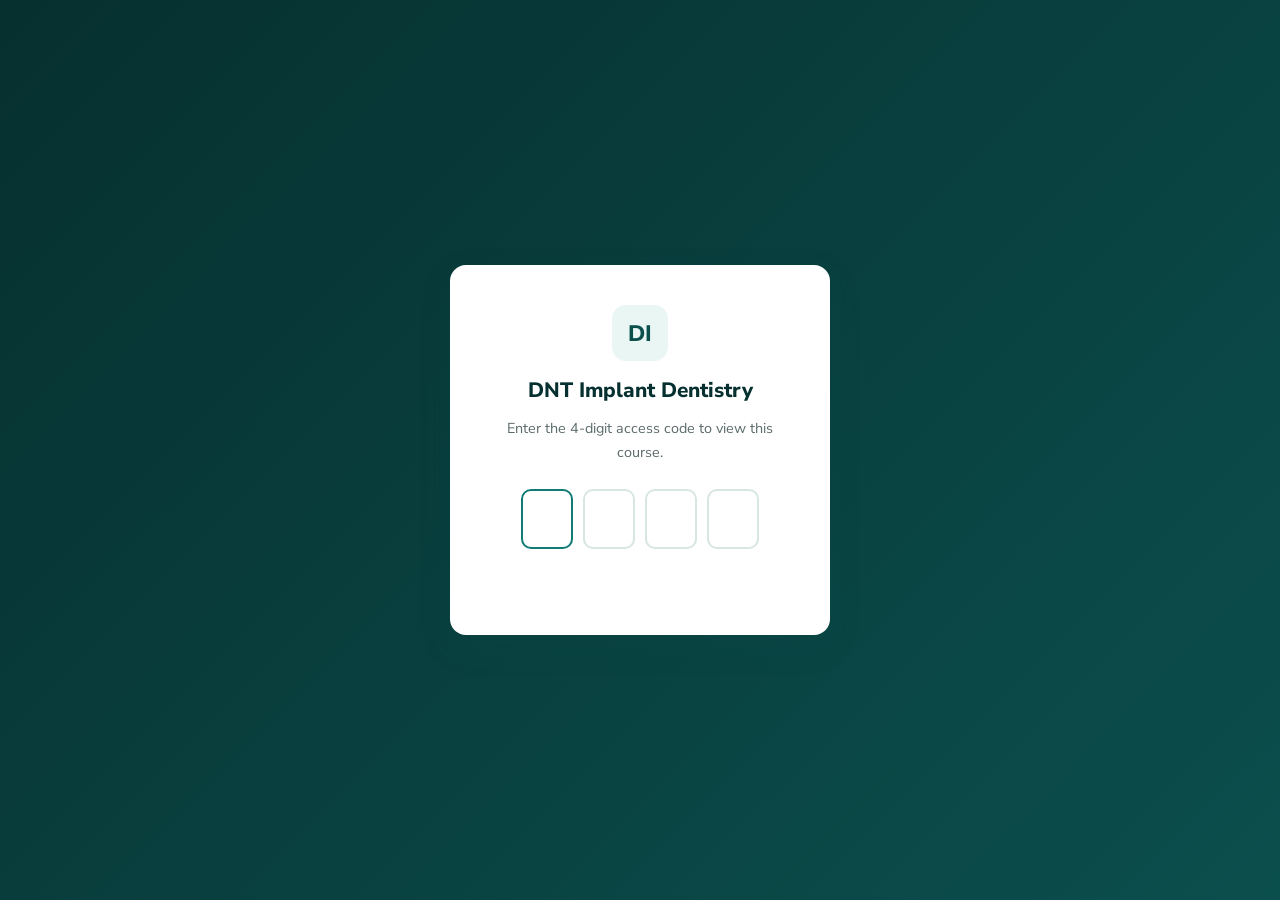
<file: index.html>
<!DOCTYPE html>
<html lang="en">
<head>
<meta charset="UTF-8">
<meta name="viewport" content="width=device-width, initial-scale=1.0">
<title>DNT Implant Dentistry for Dental Nurses</title>
<link rel="stylesheet" href="css/main.css?v=4">
<script>
(function () {
  if (localStorage.getItem('implantPinOk') !== 'yes') {
    document.documentElement.classList.add('pin-locked');
  }
})();
</script>
</head>
<body>

<div id="pin-gate">
  <div class="pin-card">
    <div class="brand-badge">DI</div>
    <h1>DNT Implant Dentistry</h1>
    <p>Enter the 4-digit access code to view this course.</p>
    <div class="pin-inputs">
      <input type="tel" inputmode="numeric" maxlength="1" autocomplete="off">
      <input type="tel" inputmode="numeric" maxlength="1" autocomplete="off">
      <input type="tel" inputmode="numeric" maxlength="1" autocomplete="off">
      <input type="tel" inputmode="numeric" maxlength="1" autocomplete="off">
    </div>
    <div class="pin-error"></div>
  </div>
</div>

<div id="site-content">

  <header class="site-header">
    <div class="header-inner">
      <div class="brand"><img src="images/logo.png" alt="Dental Nurse Training" class="site-logo"></div>
      <nav class="site-nav">
        <a href="index.html">Home</a>
        <a href="portal.html">Course Portal</a>
        <button class="lock-btn">Lock site</button>
      </nav>
    </div>
  </header>

  <div class="page-wrap">
    <section class="hero">
      <span class="eyebrow">Dental Nurse Training</span>
      <h1>Implant Dentistry for Dental Nurses</h1>
      <p>A comprehensive ten-module course covering the knowledge dental nurses need to support patients through every stage of the implant treatment journey, from assessment through to advanced surgical procedures.</p>
      <a href="portal.html" class="btn btn-primary">Enter the Course Portal</a>
    </section>

    <div class="container">
      <h2>About this course</h2>
      <p>This course is designed for dental nurses developing their knowledge of implant dentistry. It covers anatomy and physiology, patient assessment and treatment planning, the implant treatment journey, instruments and materials, peri-implant care, infection control, legal and professional responsibilities, medical emergencies, and advanced surgical procedures.</p>
      <p>Each module includes structured learning content, a glossary of key terms, and a module quiz drawn from a bank of questions. Modules unlock sequentially as you progress, and a final assessment covering the full course is available once all ten modules have been completed.</p>

      <h2 style="margin-top:40px;">Course modules</h2>
      <div class="card-grid" id="home-module-preview"></div>

      <div style="text-align:center; margin-top:40px;">
        <a href="portal.html" class="btn btn-solid">Begin the Course</a>
      </div>
    </div>
  </div>

  <footer class="site-footer">
    &copy; 2026 DNT Implant Dentistry for Dental Nurses. For training purposes only.
  </footer>

</div>

<script src="js/content.js"></script>
<script src="js/gate.js"></script>
<script src="js/app.js"></script>
<script>
const preview = document.getElementById('home-module-preview');
MODULE_CONTENT.forEach((m) => {
  const card = document.createElement('div');
  card.className = 'module-card';
  card.innerHTML = `<span class="module-number">${m.num}</span><h3>${m.title}</h3>`;
  preview.appendChild(card);
});
</script>
</body>
</html>
</file>
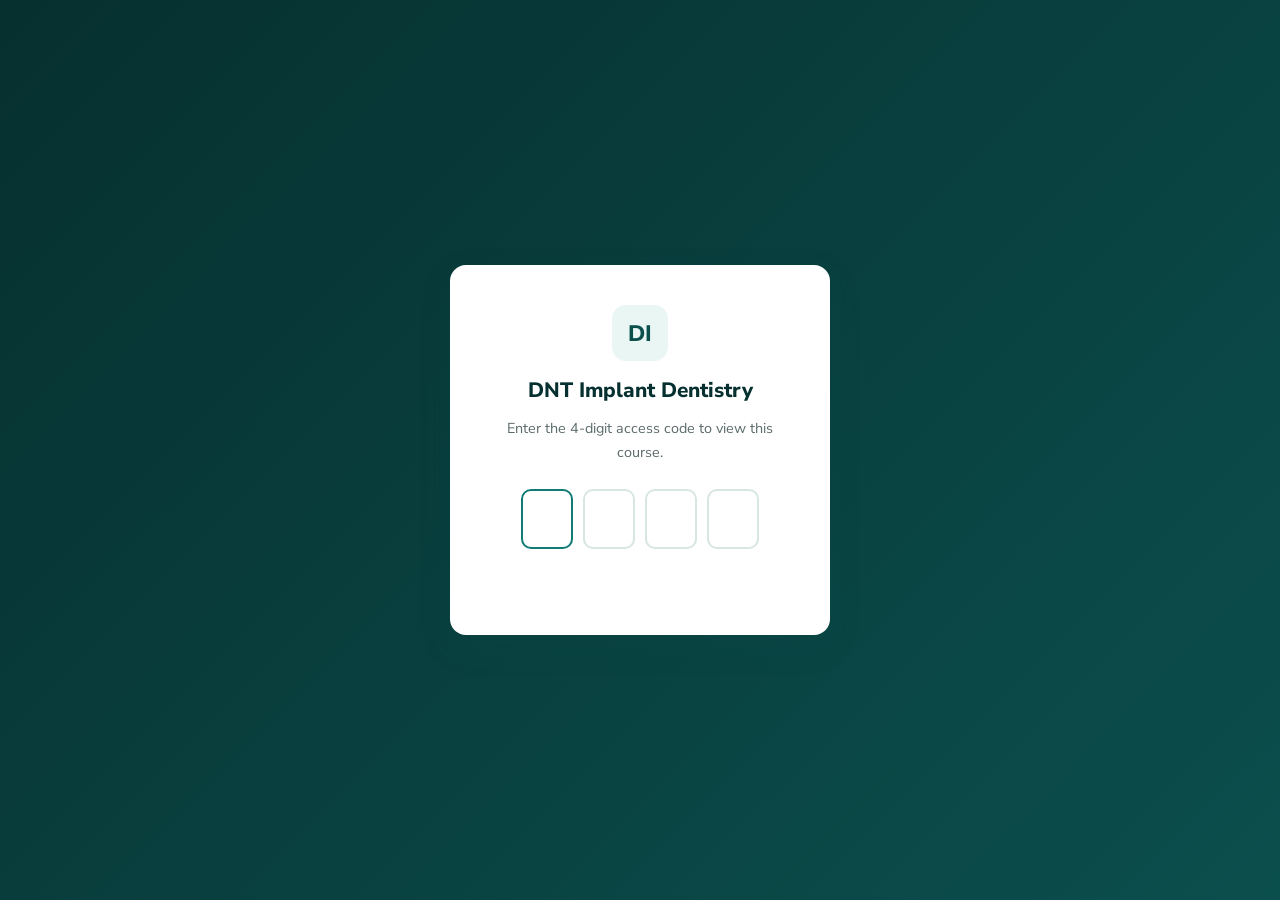
<file: final.html>
<!DOCTYPE html>
<html lang="en">
<head>
<meta charset="UTF-8">
<meta name="viewport" content="width=device-width, initial-scale=1.0">
<title>Final Assessment - DNT Implant Dentistry</title>
<link rel="stylesheet" href="css/main.css">
<script>
(function () {
  if (localStorage.getItem('implantPinOk') !== 'yes') {
    document.documentElement.classList.add('pin-locked');
  }
})();
</script>
</head>
<body>

<div id="pin-gate">
  <div class="pin-card">
    <div class="brand-badge">DI</div>
    <h1>DNT Implant Dentistry</h1>
    <p>Enter the 4-digit access code to view this course.</p>
    <div class="pin-inputs">
      <input type="tel" inputmode="numeric" maxlength="1" autocomplete="off">
      <input type="tel" inputmode="numeric" maxlength="1" autocomplete="off">
      <input type="tel" inputmode="numeric" maxlength="1" autocomplete="off">
      <input type="tel" inputmode="numeric" maxlength="1" autocomplete="off">
    </div>
    <div class="pin-error"></div>
  </div>
</div>

<div id="site-content">

  <header class="site-header">
    <div class="header-inner">
      <div class="brand"><span class="brand-badge">DI</span> DNT Implant Dentistry</div>
      <nav class="site-nav">
        <a href="index.html">Home</a>
        <a href="portal.html">Course Portal</a>
        <button class="lock-btn">Lock site</button>
      </nav>
    </div>
  </header>

  <div class="page-wrap">
    <div class="container narrow">
      <div class="empty-state" id="final-locked" style="display:none;">
        <h2>Final assessment locked</h2>
        <p>Complete all ten modules with a passing score to unlock the final assessment.</p>
        <a href="portal.html" class="btn btn-solid">Back to Portal</a>
      </div>

      <div id="final-intro-view">
        <div class="breadcrumb"><a href="portal.html">Course Portal</a> &rsaquo; Final Assessment</div>
        <h1>Final Assessment</h1>
        <p>This assessment draws 20 random questions from a bank of 40, covering all ten modules of the course. You need a score of 75% or higher to pass. You may retake the assessment as many times as needed.</p>
        <div style="text-align:center; margin-top:32px;">
          <button class="btn btn-solid" id="final-start-quiz">Start Final Assessment</button>
        </div>
      </div>

      <div id="final-quiz-view" style="display:none;">
        <h1>Final Assessment</h1>
        <div class="card" id="final-quiz-container"></div>
      </div>
    </div>
  </div>

  <footer class="site-footer">
    &copy; 2026 DNT Implant Dentistry for Dental Nurses. For training purposes only.
  </footer>

</div>

<script src="js/content.js"></script>
<script src="js/questions.js"></script>
<script src="js/gate.js"></script>
<script src="js/app.js"></script>
<script src="js/quiz-engine.js"></script>
<script src="js/final.js"></script>
</body>
</html>
</file>
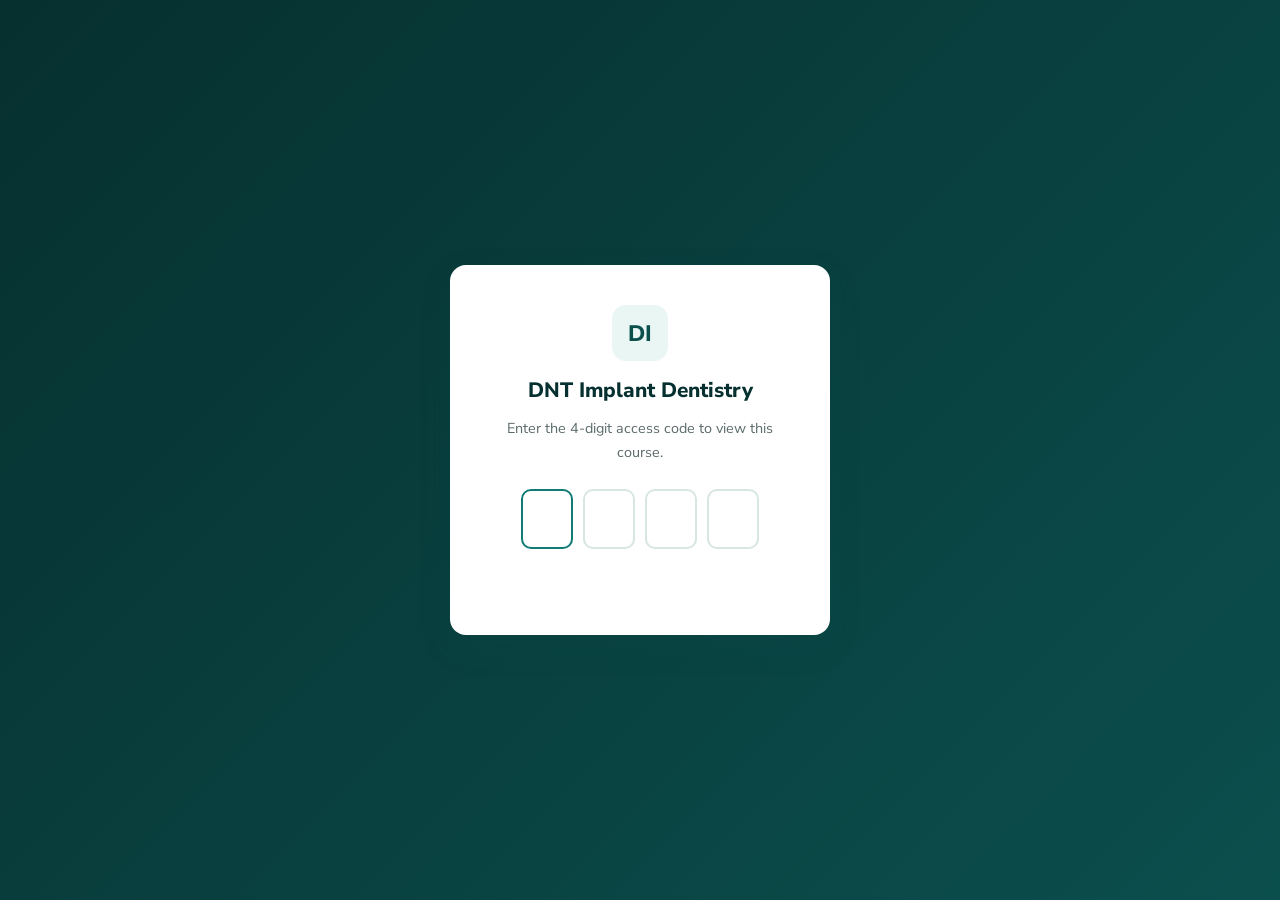
<file: module.html>
<!DOCTYPE html>
<html lang="en">
<head>
<meta charset="UTF-8">
<meta name="viewport" content="width=device-width, initial-scale=1.0">
<title>Module  -  DNT Implant Dentistry</title>
<link rel="stylesheet" href="css/main.css?v=4">
<script>
(function () {
  if (localStorage.getItem('implantPinOk') !== 'yes') {
    document.documentElement.classList.add('pin-locked');
  }
})();
</script>
</head>
<body>

<div id="pin-gate">
  <div class="pin-card">
    <div class="brand-badge">DI</div>
    <h1>DNT Implant Dentistry</h1>
    <p>Enter the 4-digit access code to view this course.</p>
    <div class="pin-inputs">
      <input type="tel" inputmode="numeric" maxlength="1" autocomplete="off">
      <input type="tel" inputmode="numeric" maxlength="1" autocomplete="off">
      <input type="tel" inputmode="numeric" maxlength="1" autocomplete="off">
      <input type="tel" inputmode="numeric" maxlength="1" autocomplete="off">
    </div>
    <div class="pin-error"></div>
  </div>
</div>

<div id="site-content">

  <header class="site-header">
    <div class="header-inner">
      <div class="brand"><img src="images/logo.png" alt="Dental Nurse Training" class="site-logo"></div>
      <nav class="site-nav">
        <a href="index.html">Home</a>
        <a href="portal.html">Course Portal</a>
        <button class="lock-btn">Lock site</button>
      </nav>
    </div>
  </header>

  <div class="page-wrap">
    <div class="container narrow" id="module-root">
      <div class="empty-state" id="module-not-found" style="display:none;">
        <h2>Module not found or locked</h2>
        <p>Please return to the course portal and select an available module.</p>
        <a href="portal.html" class="btn btn-solid">Back to Portal</a>
      </div>

      <div id="module-content-view">
        <div class="breadcrumb"><a href="portal.html">Course Portal</a> &rsaquo; <span id="mc-breadcrumb-title"></span></div>
        <span class="badge" id="mc-badge"></span>
        <h1 id="mc-title"></h1>
        <p id="mc-intro"></p>

        <div class="objectives-list">
          <strong>By the end of this module you will be able to:</strong>
          <ul id="mc-objectives"></ul>
        </div>

        <div id="mc-sections"></div>

        <h2 style="margin-top:40px;">Module Glossary</h2>
        <dl class="glossary-grid" id="mc-glossary"></dl>

        <div style="text-align:center; margin-top:48px;">
          <button class="btn btn-solid" id="mc-start-quiz">Start Module Quiz</button>
        </div>
      </div>

      <div id="module-quiz-view" style="display:none;">
        <div class="breadcrumb"><a href="portal.html">Course Portal</a> &rsaquo; <span id="mq-breadcrumb-title"></span> &rsaquo; Quiz</div>
        <h1 id="mq-title"></h1>
        <div class="card" id="mq-quiz-container"></div>
      </div>
    </div>
  </div>

  <footer class="site-footer">
    &copy; 2026 DNT Implant Dentistry for Dental Nurses. For training purposes only.
  </footer>

</div>

<script src="js/content.js"></script>
<script src="js/questions.js"></script>
<script src="js/gate.js"></script>
<script src="js/app.js"></script>
<script src="js/quiz-engine.js"></script>
<script src="js/module.js"></script>
</body>
</html>
</file>
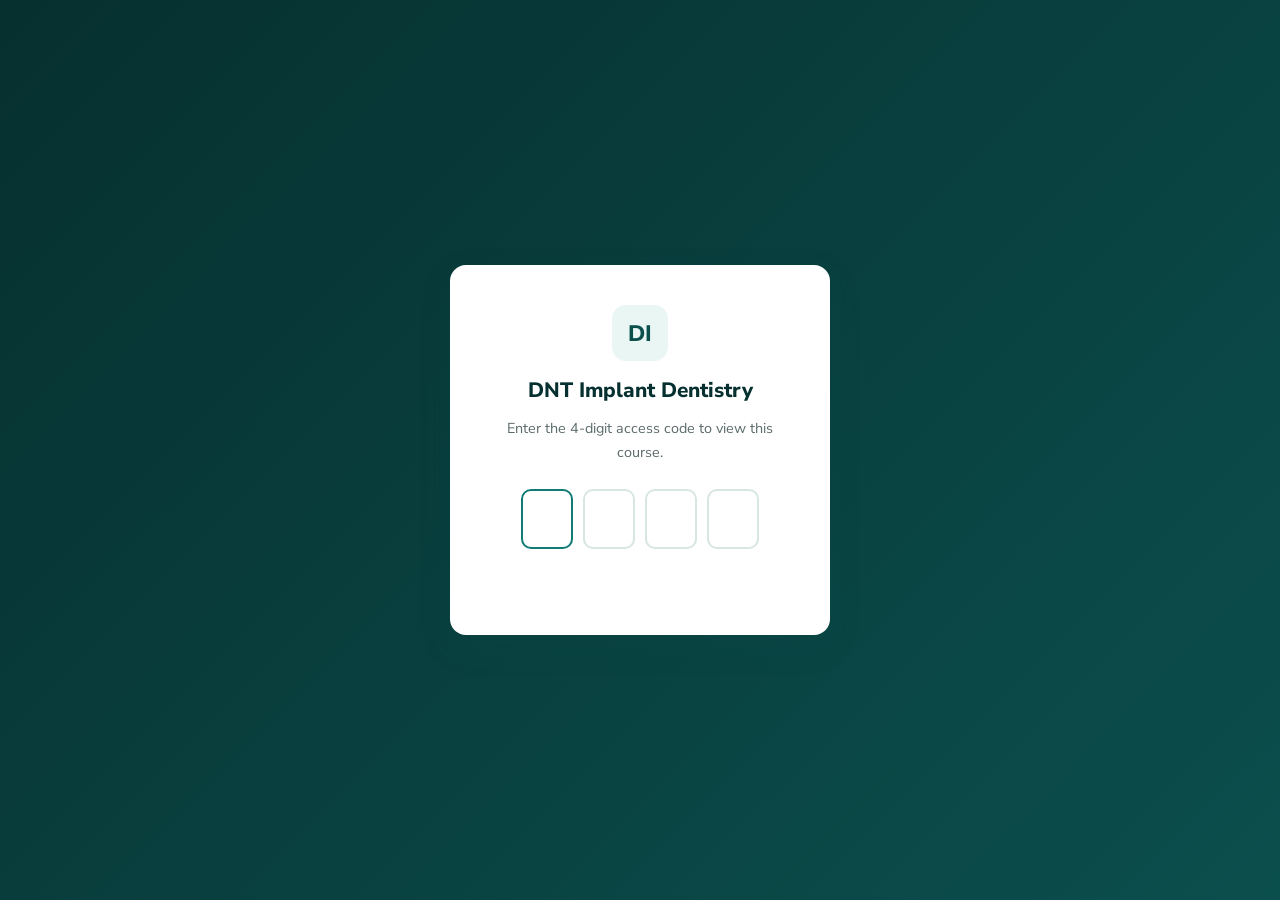
<file: portal.html>
<!DOCTYPE html>
<html lang="en">
<head>
<meta charset="UTF-8">
<meta name="viewport" content="width=device-width, initial-scale=1.0">
<title>Course Portal  -  DNT Implant Dentistry</title>
<link rel="stylesheet" href="css/main.css?v=4">
<script>
(function () {
  if (localStorage.getItem('implantPinOk') !== 'yes') {
    document.documentElement.classList.add('pin-locked');
  }
})();
</script>
</head>
<body>

<div id="pin-gate">
  <div class="pin-card">
    <div class="brand-badge">DI</div>
    <h1>DNT Implant Dentistry</h1>
    <p>Enter the 4-digit access code to view this course.</p>
    <div class="pin-inputs">
      <input type="tel" inputmode="numeric" maxlength="1" autocomplete="off">
      <input type="tel" inputmode="numeric" maxlength="1" autocomplete="off">
      <input type="tel" inputmode="numeric" maxlength="1" autocomplete="off">
      <input type="tel" inputmode="numeric" maxlength="1" autocomplete="off">
    </div>
    <div class="pin-error"></div>
  </div>
</div>

<div id="site-content">

  <header class="site-header">
    <div class="header-inner">
      <div class="brand"><img src="images/logo.png" alt="Dental Nurse Training" class="site-logo"></div>
      <nav class="site-nav">
        <a href="index.html">Home</a>
        <a href="portal.html">Course Portal</a>
        <button class="lock-btn">Lock site</button>
      </nav>
    </div>
  </header>

  <div class="page-wrap">
    <div class="container">
      <h1>Course Portal</h1>
      <p>Work through the ten modules in order. Each module quiz draws 15 random questions from a pool of 40, and you need 75% to pass and unlock the next module. Once all ten modules are complete, the final assessment becomes available.</p>

      <div class="card" style="margin-top:24px;">
        <strong id="overall-progress-label">0 of 10 modules complete</strong>
        <div class="progress-bar-track"><div class="progress-bar-fill" id="overall-progress-fill" style="width:0%"></div></div>
      </div>

      <div class="card-grid" id="module-list"></div>

      <h2 style="margin-top:48px;">Final Assessment</h2>
      <div id="final-card-wrap"></div>
    </div>
  </div>

  <footer class="site-footer">
    &copy; 2026 DNT Implant Dentistry for Dental Nurses. For training purposes only.
  </footer>

</div>

<script src="js/content.js"></script>
<script src="js/gate.js"></script>
<script src="js/app.js"></script>
<script src="js/portal.js"></script>
</body>
</html>
</file>
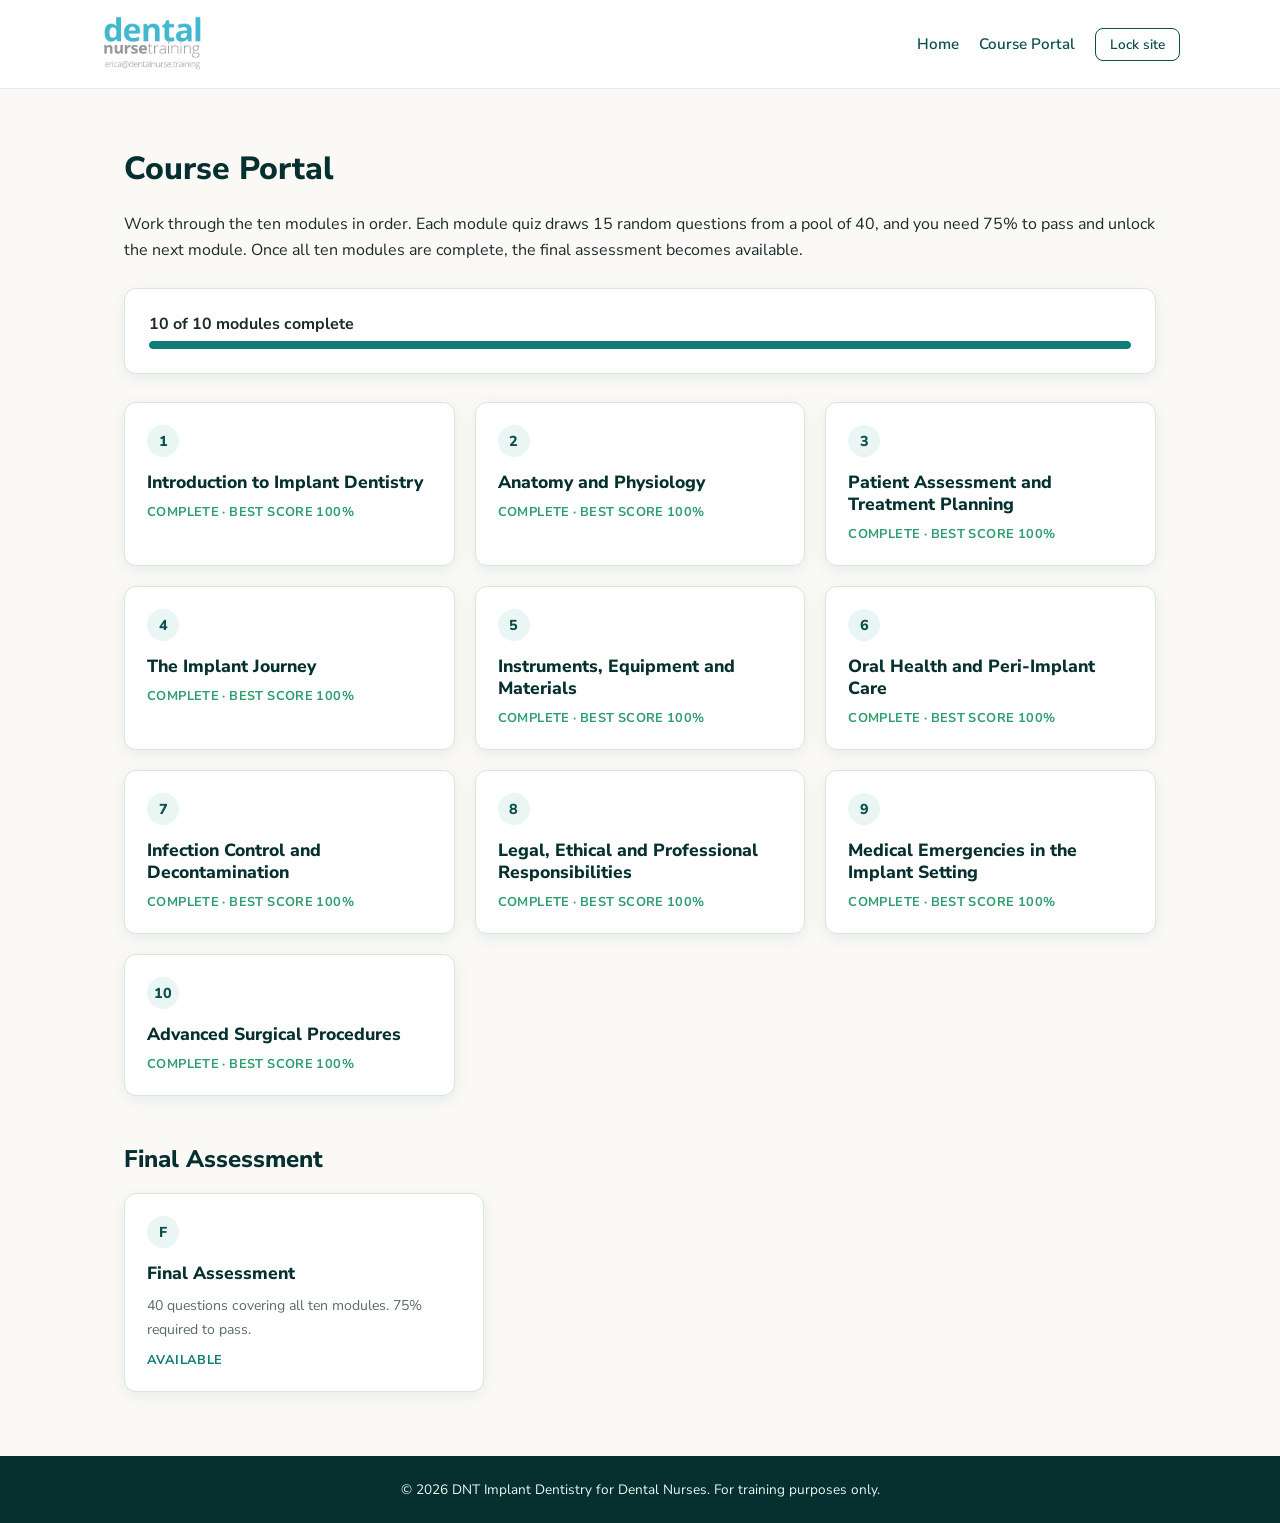
<file: preview.html>
<!DOCTYPE html>
<html lang="en">
<head>
<meta charset="UTF-8">
<meta name="viewport" content="width=device-width, initial-scale=1.0">
<title>Preview - DNT Implant Dentistry</title>
<style>
  body { font-family: sans-serif; background: #06302f; color: #eaf6f4; display: flex; align-items: center; justify-content: center; min-height: 100vh; margin: 0; }
  p { font-size: 1.1rem; }
</style>
</head>
<body>
<p>Setting up preview&hellip;</p>
<script>
(function () {
  // Bypass PIN gate
  localStorage.setItem('implantPinOk', 'yes');

  // Mark all 10 modules as passed
  var progress = {};
  for (var i = 1; i <= 10; i++) {
    progress[i] = { passed: true, bestScore: 100, attempts: 1 };
  }
  localStorage.setItem('implantProgress', JSON.stringify(progress));

  // Redirect to portal
  window.location.replace('portal.html');
})();
</script>
</body>
</html>
</file>
<file: css/main.css>
@import url('https://fonts.googleapis.com/css2?family=Nunito+Sans:ital,opsz,wght@0,6..12,400;0,6..12,600;0,6..12,700;0,6..12,800;1,6..12,400&display=swap');

:root {
  --teal-darkest: #06302f;
  --teal-dark: #0b4f4d;
  --teal: #117b75;
  --teal-light: #5fb3ac;
  --teal-pale: #eaf6f4;
  --off-white: #faf9f6;
  --white: #ffffff;
  --text-dark: #1c2b2a;
  --text-muted: #5b6b6a;
  --border: #d7e6e3;
  --success: #2f9e6e;
  --error: #c0392b;
  --warning: #b8860b;
  --radius: 12px;
  --shadow: 0 4px 16px rgba(11, 79, 77, 0.08);
  --shadow-lg: 0 12px 32px rgba(11, 79, 77, 0.14);
  --font: 'Nunito Sans', -apple-system, BlinkMacSystemFont, 'Segoe UI', Roboto, sans-serif;
}

* { box-sizing: border-box; }

html, body {
  margin: 0;
  padding: 0;
  font-family: var(--font);
  background: var(--off-white);
  color: var(--text-dark);
}

body {
  min-height: 100vh;
  display: flex;
  flex-direction: column;
}

a { color: var(--teal-dark); text-decoration: none; }
a:hover { text-decoration: underline; }

img { max-width: 100%; }

h1, h2, h3, h4 {
  font-weight: 800;
  color: var(--teal-darkest);
  line-height: 1.25;
}

p { line-height: 1.65; color: var(--text-dark); }

ul { line-height: 1.65; }

/* ---------- Header / Nav ---------- */
.site-header {
  background: #fff;
  color: var(--teal-darkest);
  padding: 0 24px;
  box-shadow: 0 1px 0 #e5e7eb;
}

.site-header .header-inner {
  max-width: 1080px;
  margin: 0 auto;
  display: flex;
  align-items: center;
  justify-content: space-between;
  padding: 16px 0;
  flex-wrap: wrap;
  gap: 12px;
}

.brand {
  display: flex;
  align-items: center;
}

.site-logo {
  height: 56px;
  width: auto;
  display: block;
}

.site-nav {
  display: flex;
  gap: 20px;
  align-items: center;
  flex-wrap: wrap;
}

.site-nav a {
  color: var(--teal-dark);
  font-weight: 600;
  font-size: 0.95rem;
}

.site-nav a:hover { color: var(--teal); }

.site-nav button.lock-btn {
  background: transparent;
  color: var(--teal-dark);
  border: 1.5px solid var(--teal-dark);
  border-radius: 8px;
  padding: 6px 14px;
  font-family: var(--font);
  font-weight: 600;
  font-size: 0.85rem;
  cursor: pointer;
}

.site-nav button.lock-btn:hover {
  background: var(--teal-dark);
  color: #fff;
}

.site-nav button.lock-btn:hover { background: rgba(255,255,255,0.22); }

/* ---------- Layout ---------- */
.page-wrap {
  flex: 1;
  width: 100%;
}

.container {
  max-width: 1080px;
  margin: 0 auto;
  padding: 40px 24px 64px;
}

.container.narrow { max-width: 760px; }

.site-footer {
  background: var(--teal-darkest);
  color: var(--teal-pale);
  text-align: center;
  padding: 24px;
  font-size: 0.85rem;
}

/* ---------- Hero ---------- */
.hero {
  background: linear-gradient(135deg, var(--teal-dark), var(--teal));
  color: var(--white);
  padding: 64px 24px;
  text-align: center;
}

.hero h1 {
  color: var(--white);
  font-size: 2.3rem;
  margin: 0 0 12px;
}

.hero p {
  color: var(--teal-pale);
  font-size: 1.1rem;
  max-width: 680px;
  margin: 0 auto 28px;
}

.hero .eyebrow {
  display: inline-block;
  background: rgba(255,255,255,0.15);
  color: var(--white);
  font-weight: 700;
  font-size: 0.8rem;
  letter-spacing: 0.06em;
  text-transform: uppercase;
  padding: 6px 14px;
  border-radius: 999px;
  margin-bottom: 18px;
}

/* ---------- Buttons ---------- */
.btn {
  display: inline-block;
  font-family: var(--font);
  font-weight: 700;
  font-size: 0.95rem;
  border-radius: 10px;
  padding: 12px 28px;
  border: none;
  cursor: pointer;
  text-decoration: none;
  transition: transform 0.08s ease, box-shadow 0.15s ease;
}

.btn:hover { text-decoration: none; }
.btn:active { transform: translateY(1px); }

.btn-primary {
  background: var(--white);
  color: var(--teal-dark);
  box-shadow: var(--shadow);
}

.btn-primary:hover { box-shadow: var(--shadow-lg); }

.btn-solid {
  background: var(--teal-dark);
  color: var(--white);
}

.btn-solid:hover { background: var(--teal-darkest); }

.btn-solid:disabled {
  background: #b9c7c5;
  cursor: not-allowed;
}

.btn-outline {
  background: transparent;
  color: var(--teal-dark);
  border: 2px solid var(--teal-dark);
}

.btn-outline:hover { background: var(--teal-pale); }

.btn-block { display: block; width: 100%; text-align: center; }

/* ---------- Cards ---------- */
.card {
  background: var(--white);
  border: 1px solid var(--border);
  border-radius: var(--radius);
  box-shadow: var(--shadow);
  padding: 24px;
}

.card-grid {
  display: grid;
  grid-template-columns: repeat(auto-fill, minmax(280px, 1fr));
  gap: 20px;
  margin-top: 28px;
}

.module-card {
  background: var(--white);
  border: 1px solid var(--border);
  border-radius: var(--radius);
  box-shadow: var(--shadow);
  padding: 22px;
  display: flex;
  flex-direction: column;
  gap: 10px;
  position: relative;
  transition: box-shadow 0.15s ease, transform 0.1s ease;
}

.module-card.unlocked:hover { box-shadow: var(--shadow-lg); transform: translateY(-2px); }

.module-card.locked { opacity: 0.6; }

.module-card .module-number {
  display: inline-flex;
  align-items: center;
  justify-content: center;
  width: 32px;
  height: 32px;
  border-radius: 50%;
  background: var(--teal-pale);
  color: var(--teal-dark);
  font-weight: 800;
  font-size: 0.9rem;
}

.module-card h3 { margin: 4px 0 0; font-size: 1.1rem; }

.module-card .status {
  font-size: 0.8rem;
  font-weight: 700;
  letter-spacing: 0.03em;
  text-transform: uppercase;
}

.status.status-complete { color: var(--success); }
.status.status-locked { color: var(--text-muted); }
.status.status-available { color: var(--teal); }

.progress-bar-track {
  width: 100%;
  height: 8px;
  background: var(--teal-pale);
  border-radius: 999px;
  overflow: hidden;
  margin-top: 6px;
}

.progress-bar-fill {
  height: 100%;
  background: var(--teal);
  border-radius: 999px;
  transition: width 0.3s ease;
}

/* ---------- Glossary ---------- */
.glossary-grid {
  display: grid;
  grid-template-columns: repeat(auto-fill, minmax(260px, 1fr));
  gap: 16px;
  margin-top: 20px;
}

.glossary-term {
  background: var(--teal-pale);
  border-radius: 10px;
  padding: 14px 16px;
}

.glossary-term dt {
  font-weight: 800;
  color: var(--teal-darkest);
  margin-bottom: 4px;
}

.glossary-term dd { margin: 0; color: var(--text-dark); font-size: 0.92rem; }

/* ---------- Module content ---------- */
.objectives-list {
  background: var(--teal-pale);
  border-radius: var(--radius);
  padding: 20px 24px;
  margin: 20px 0;
}

.objectives-list li { margin-bottom: 6px; }

.content-section { margin: 32px 0; }
.content-section h3 {
  border-bottom: 2px solid var(--teal-pale);
  padding-bottom: 8px;
  margin-bottom: 14px;
}

.breadcrumb {
  font-size: 0.85rem;
  color: var(--text-muted);
  margin-bottom: 8px;
}

.breadcrumb a { color: var(--teal-dark); font-weight: 600; }

/* ---------- Quiz ---------- */
.quiz-progress {
  font-size: 0.85rem;
  color: var(--text-muted);
  font-weight: 700;
  margin-bottom: 10px;
}

.quiz-question {
  font-size: 1.1rem;
  font-weight: 700;
  color: var(--teal-darkest);
  margin-bottom: 18px;
}

.quiz-options { display: flex; flex-direction: column; gap: 10px; }

.quiz-option {
  display: flex;
  align-items: flex-start;
  gap: 12px;
  background: var(--white);
  border: 2px solid var(--border);
  border-radius: 10px;
  padding: 14px 16px;
  cursor: pointer;
  font-size: 0.98rem;
  transition: border-color 0.12s ease, background 0.12s ease;
}

.quiz-option:hover { border-color: var(--teal-light); background: var(--teal-pale); }

.quiz-option.selected { border-color: var(--teal); background: var(--teal-pale); }

.quiz-option.correct { border-color: var(--success); background: #eafaf1; }
.quiz-option.incorrect { border-color: var(--error); background: #fdecea; }

.quiz-option .opt-letter {
  font-weight: 800;
  color: var(--teal-dark);
  flex-shrink: 0;
}

.quiz-rationale {
  margin-top: 16px;
  background: var(--teal-pale);
  border-radius: 10px;
  padding: 14px 16px;
  font-size: 0.92rem;
  color: var(--text-dark);
}

.quiz-rationale strong { color: var(--teal-darkest); }

.quiz-nav {
  display: flex;
  justify-content: space-between;
  margin-top: 24px;
}

.quiz-result {
  text-align: center;
  padding: 40px 24px;
}

.quiz-result .score-circle {
  width: 140px;
  height: 140px;
  border-radius: 50%;
  border: 8px solid var(--teal);
  display: flex;
  align-items: center;
  justify-content: center;
  flex-direction: column;
  margin: 0 auto 24px;
}

.quiz-result.failed .score-circle { border-color: var(--error); }

.quiz-result .score-circle .score-pct { font-size: 2rem; font-weight: 800; color: var(--teal-darkest); }
.quiz-result .score-circle .score-label { font-size: 0.75rem; color: var(--text-muted); }

/* ---------- PIN Gate ---------- */
html.pin-locked #site-content { display: none; }
html:not(.pin-locked) #pin-gate { display: none; }

#pin-gate {
  position: fixed;
  inset: 0;
  background: linear-gradient(135deg, var(--teal-darkest), var(--teal-dark));
  z-index: 9999;
  display: flex;
  align-items: center;
  justify-content: center;
  padding: 24px;
}

.pin-card {
  background: var(--white);
  border-radius: 16px;
  padding: 40px 36px;
  max-width: 380px;
  width: 100%;
  text-align: center;
  box-shadow: var(--shadow-lg);
}

.pin-card .brand-badge {
  width: 56px;
  height: 56px;
  border-radius: 14px;
  background: var(--teal-pale);
  color: var(--teal-dark);
  display: flex;
  align-items: center;
  justify-content: center;
  font-weight: 800;
  font-size: 1.4rem;
  margin: 0 auto 16px;
}

.pin-card h1 {
  font-size: 1.3rem;
  margin: 0 0 6px;
}

.pin-card p { color: var(--text-muted); font-size: 0.9rem; margin-bottom: 24px; }

.pin-inputs {
  display: flex;
  gap: 10px;
  justify-content: center;
  margin-bottom: 18px;
}

.pin-inputs input {
  width: 52px;
  height: 60px;
  text-align: center;
  font-size: 1.6rem;
  font-weight: 800;
  border: 2px solid var(--border);
  border-radius: 10px;
  font-family: var(--font);
  color: var(--teal-darkest);
}

.pin-inputs input:focus {
  outline: none;
  border-color: var(--teal);
}

.pin-inputs.shake { animation: shake 0.4s; }

@keyframes shake {
  10%, 90% { transform: translateX(-1px); }
  20%, 80% { transform: translateX(2px); }
  30%, 50%, 70% { transform: translateX(-4px); }
  40%, 60% { transform: translateX(4px); }
}

.pin-error {
  color: var(--error);
  font-size: 0.85rem;
  font-weight: 700;
  min-height: 20px;
  margin-bottom: 8px;
}

/* ---------- Misc ---------- */
.empty-state {
  text-align: center;
  padding: 60px 24px;
  color: var(--text-muted);
}

.badge {
  display: inline-block;
  background: var(--teal-pale);
  color: var(--teal-dark);
  font-size: 0.75rem;
  font-weight: 700;
  padding: 4px 10px;
  border-radius: 999px;
  text-transform: uppercase;
  letter-spacing: 0.04em;
}

@media (max-width: 600px) {
  .hero h1 { font-size: 1.7rem; }
  .pin-inputs input { width: 44px; height: 52px; font-size: 1.3rem; }
}

/* ---------- Step / Paginated Navigation ---------- */
.step-progress {
  display: flex;
  align-items: center;
  gap: 12px;
  margin: 12px 0 24px;
}

.step-progress-track {
  flex: 1;
  height: 6px;
  background: var(--teal-pale);
  border-radius: 999px;
  overflow: hidden;
}

.step-progress-fill {
  height: 100%;
  background: var(--teal);
  border-radius: 999px;
  transition: width 0.3s ease;
}

.step-label {
  font-size: 0.8rem;
  font-weight: 700;
  color: var(--text-muted);
  white-space: nowrap;
}

.step-nav {
  display: flex;
  justify-content: space-between;
  margin-top: 40px;
  padding-top: 24px;
  border-top: 1px solid var(--border);
}

/* Media: images and videos within module sections */
.section-media {
  margin: 1.5rem 0;
  text-align: center;
}
.section-media img {
  max-width: 100%;
  width: 100%;
  max-height: 480px;
  object-fit: contain;
  border-radius: 8px;
  border: 1px solid var(--border);
  background: #f0f0f0;
}
.section-media figcaption {
  margin-top: 0.5rem;
  font-size: 0.82rem;
  color: var(--text-muted);
  font-style: italic;
}
.section-video video {
  max-width: 100%;
  width: 100%;
  max-height: 480px;
  border-radius: 8px;
  border: 1px solid var(--border);
  background: #000;
}
.section-gallery {
  display: grid;
  grid-template-columns: repeat(auto-fit, minmax(260px, 1fr));
  gap: 1rem;
  margin: 1.5rem 0;
}
.section-gallery .section-media {
  margin: 0;
}
</file>
